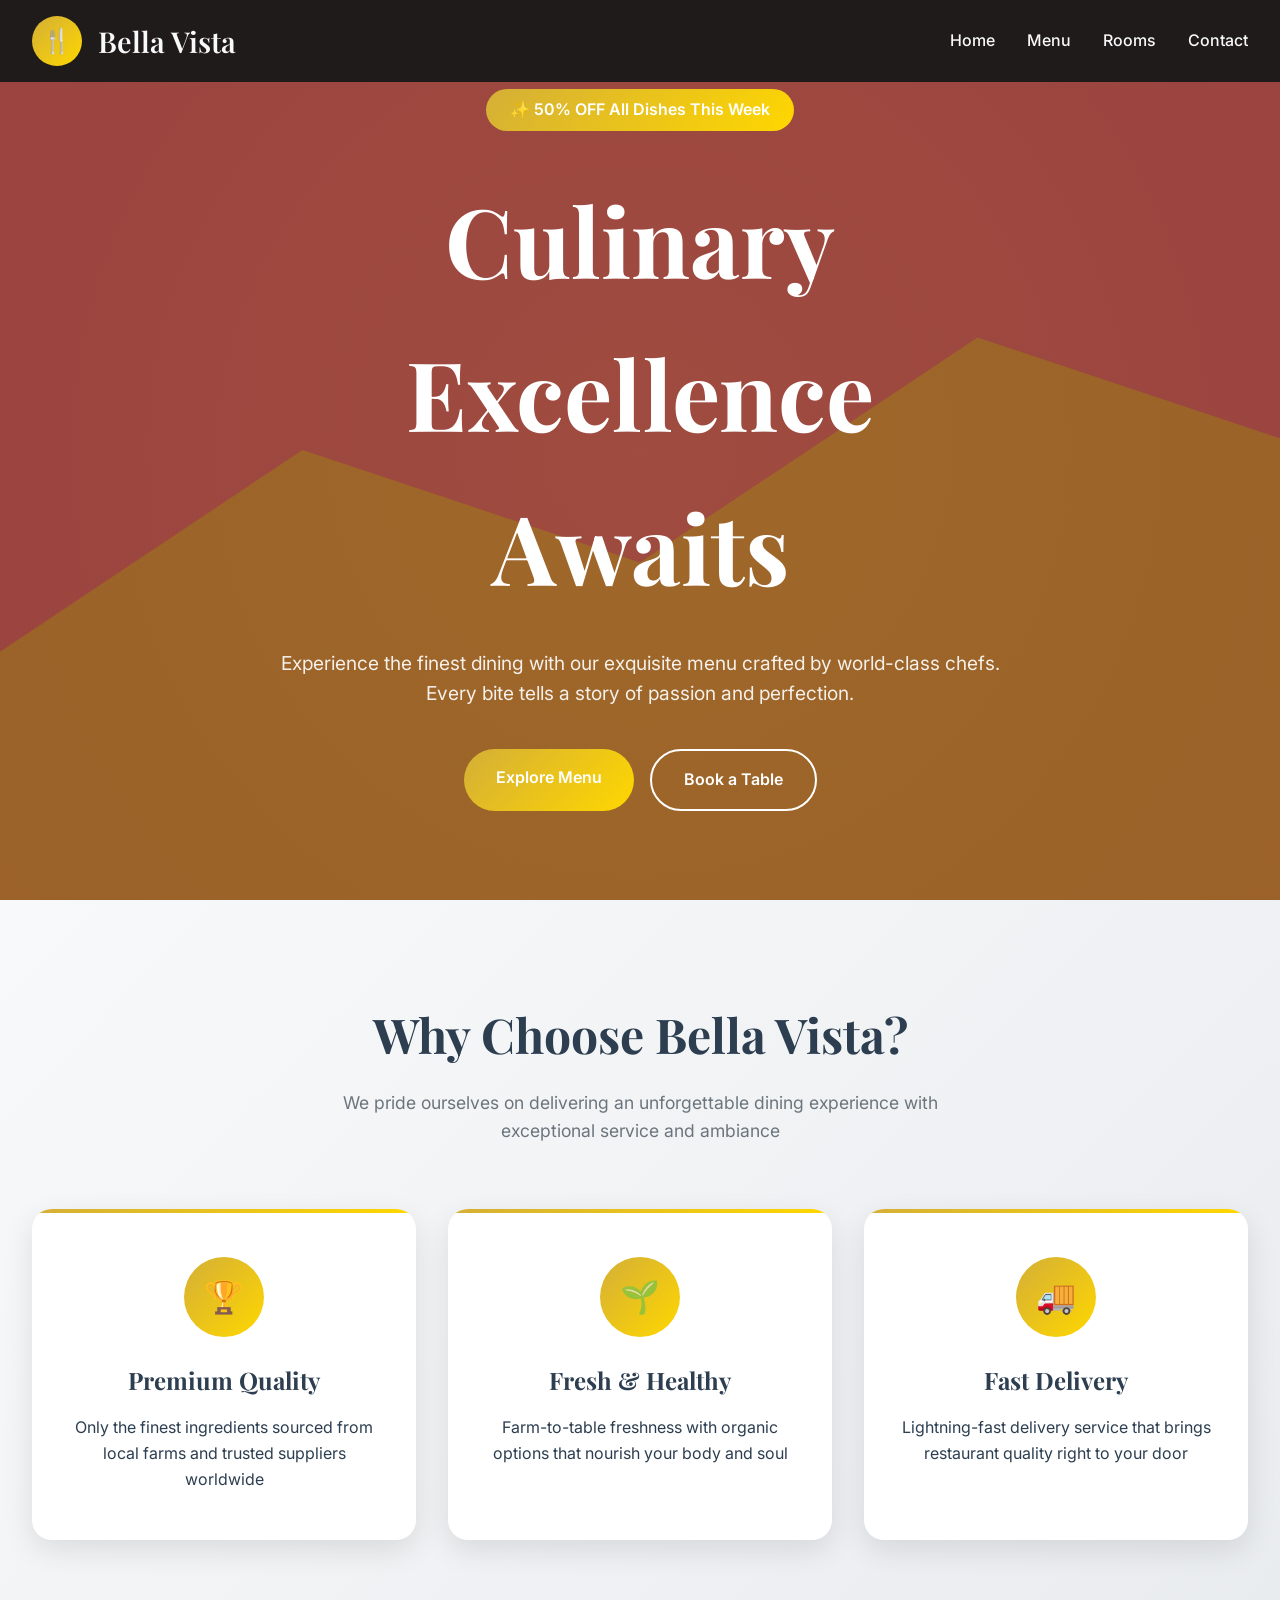
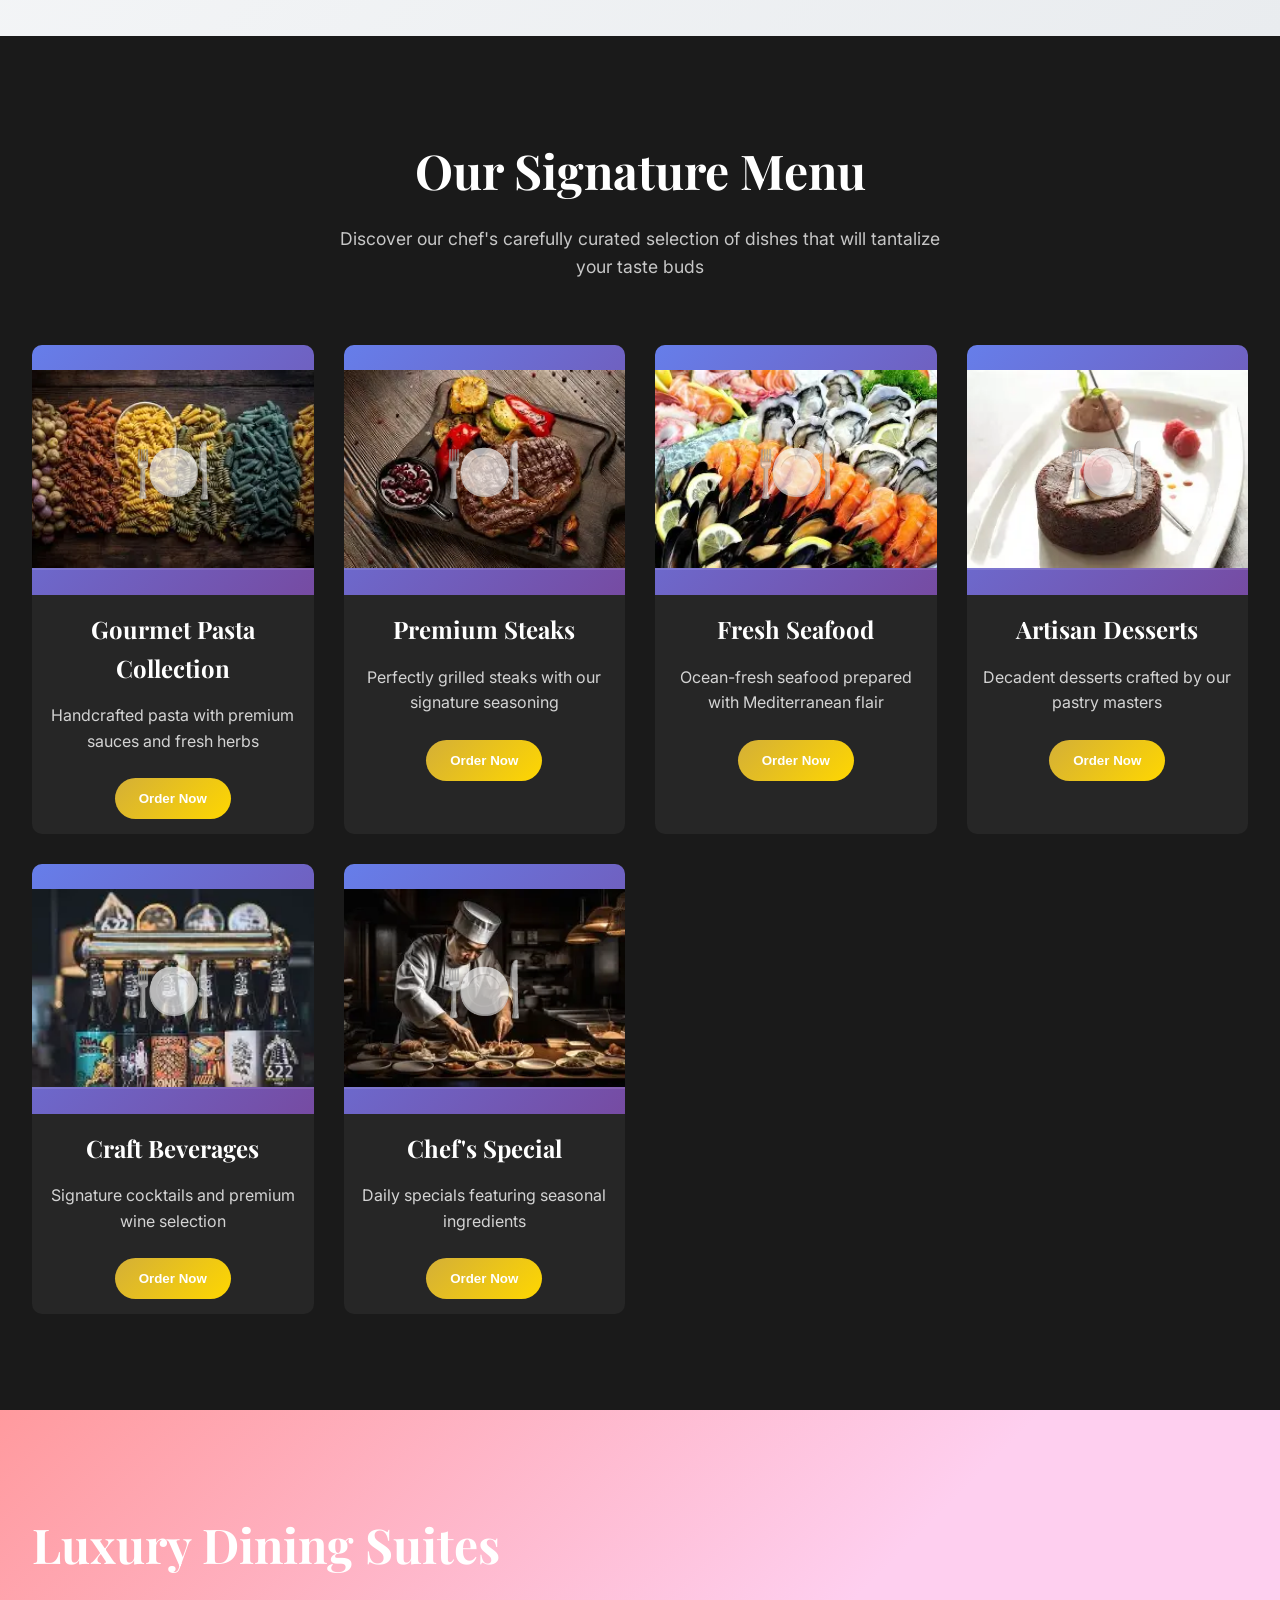
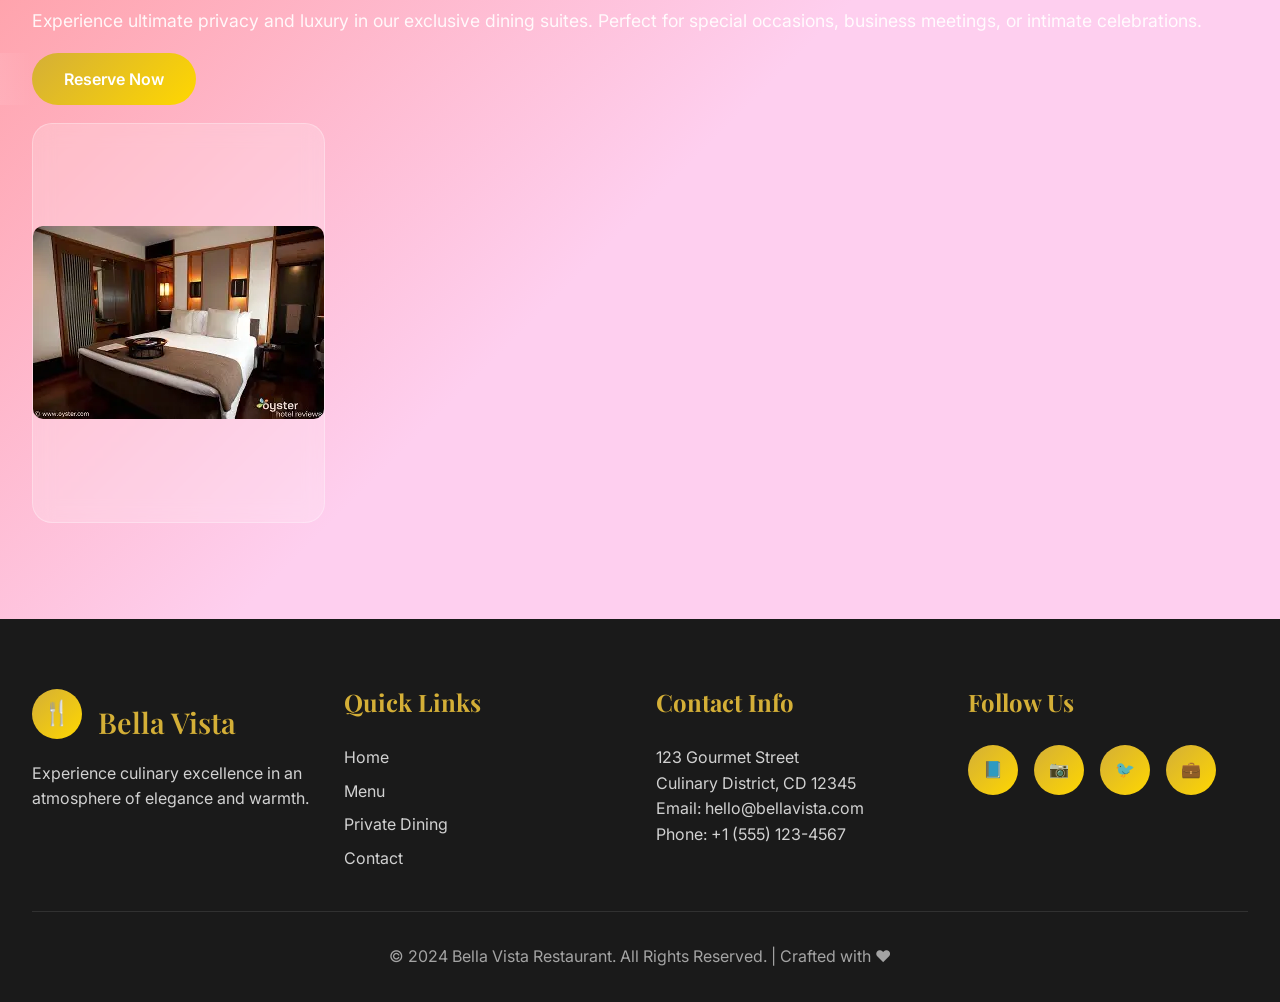
<file: index.html>
<!DOCTYPE html>
<html lang="en">
<head>
    <meta charset="utf-8">
    <meta http-equiv="X-UA-Compatible" content="IE=edge">
    <title>Bella Vista Restaurant</title>
    <meta name="description" content="Experience culinary excellence at Bella Vista - where every meal is a masterpiece">
    <meta name="viewport" content="width=device-width, initial-scale=1">

    <!-- Google Fonts -->
    <link rel="preconnect" href="https://fonts.googleapis.com">
    <link rel="preconnect" href="https://fonts.gstatic.com" crossorigin>
    <link href="https://fonts.googleapis.com/css2?family=Playfair+Display:wght@400;500;600;700&family=Inter:wght@300;400;500;600&display=swap" rel="stylesheet">
<link rel="stylesheet" href="https://cdnjs.cloudflare.com/ajax/libs/font-awesome/6.0.0-beta3/css/all.min.css">
    <link rel="stylesheet" href="/css/style.css">
    <style>

    </style>
</head>

<body>
    <!-- Navigation -->
    <header>
        <nav>
            <div class="nav-container">
                <div class="logo">
                    <div class="logo-icon">🍴</div>
                    <h1>Bella Vista</h1>
                </div>
                <ul class="nav-menu">
                    <li><a href="#home">Home</a></li>
                    <li><a href="#menu">Menu</a></li>
                    <li><a href="#rooms">Rooms</a></li>
                    <li><a href="#contact">Contact</a></li>
                </ul>
            </div>
        </nav>
    </header>

    <!-- Hero Section -->
    <section class="hero" id="home">
        <div class="hero-content">
            <div class="hero-badge">✨ 50% OFF All Dishes This Week</div>
            <h1>Culinary Excellence Awaits</h1>
            <p>Experience the finest dining with our exquisite menu crafted by world-class chefs. Every bite tells a story of passion and perfection.</p>
            <div class="cta-buttons">
                <a href="#menu" class="btn btn-primary">Explore Menu</a>
                <a href="#rooms" class="btn btn-secondary">Book a Table</a>
            </div>
        </div>
    </section>

    <!-- Features Section -->
    <section class="features">
        <div class="container">
            <div class="section-title animate-on-scroll">
                <h2>Why Choose Bella Vista?</h2>
                <p>We pride ourselves on delivering an unforgettable dining experience with exceptional service and ambiance</p>
            </div>

            <div class="features-grid">
                <div class="feature-card animate-on-scroll">
                    <div class="feature-icon">🏆</div>
                    <h3>Premium Quality</h3>
                    <p>Only the finest ingredients sourced from local farms and trusted suppliers worldwide</p>
                </div>

                <div class="feature-card animate-on-scroll">
                    <div class="feature-icon">🌱</div>
                    <h3>Fresh & Healthy</h3>
                    <p>Farm-to-table freshness with organic options that nourish your body and soul</p>
                </div>

                <div class="feature-card animate-on-scroll">
                    <div class="feature-icon">🚚</div>
                    <h3>Fast Delivery</h3>
                    <p>Lightning-fast delivery service that brings restaurant quality right to your door</p>
                </div>
            </div>
        </div>
    </section>





    <!-- Menu Section -->
<section class="menu" id="menu">
    <div class="container">
        <div class="section-title animate-on-scroll">
            <h2 style="color: white;">Our Signature Menu</h2>
            <p style="color: rgba(243, 243, 243, 0.8);">Discover our chef's carefully curated selection of dishes that will tantalize your taste buds</p>
        </div>

        <div class="menu-grid">
            <div class="menu-item animate-on-scroll">
                <div class="menu-image">
                    <img src="/image/1img.webp" alt="Gourmet Pasta">
                </div>
                <div class="menu-content">
                    <h3>Gourmet Pasta Collection</h3>
                    <p>Handcrafted pasta with premium sauces and fresh herbs</p>
                    <button class="order-btn">Order Now</button>
                </div>
            </div>

            <div class="menu-item animate-on-scroll">
                <div class="menu-image">
                    <img src="/image/OIP.webp" alt="Premium Steaks">
                </div>
                <div class="menu-content">
                    <h3>Premium Steaks</h3>
                    <p>Perfectly grilled steaks with our signature seasoning</p>
                    <button class="order-btn">Order Now</button>
                </div>
            </div>

            <div class="menu-item animate-on-scroll">
                <div class="menu-image">
                    <img src="/image/seafood.webp" alt="Fresh Seafood">
                </div>
                <div class="menu-content">
                    <h3>Fresh Seafood</h3>
                    <p>Ocean-fresh seafood prepared with Mediterranean flair</p>
                    <button class="order-btn">Order Now</button>
                </div>
            </div>

            <div class="menu-item animate-on-scroll">
                <div class="menu-image">
                    <img src="/image/Artisan Desserts.webp" alt="Artisan Desserts">
                </div>
                <div class="menu-content">
                    <h3>Artisan Desserts</h3>
                    <p>Decadent desserts crafted by our pastry masters</p>
                    <button class="order-btn">Order Now</button>
                </div>
            </div>

            <div class="menu-item animate-on-scroll">
                <div class="menu-image">
                    <img src="/image/Craft Beverages.webp" alt="Craft Beverages">
                </div>
                <div class="menu-content">
                    <h3>Craft Beverages</h3>
                    <p>Signature cocktails and premium wine selection</p>
                    <button class="order-btn">Order Now</button>
                </div>
            </div>

            <div class="menu-item animate-on-scroll">
                <div class="menu-image">
                    <img src="/image/Chef's Special.webp" alt="Chef's Special">
                </div>
                <div class="menu-content">
                    <h3>Chef's Special</h3>
                    <p>Daily specials featuring seasonal ingredients</p>
                    <button class="order-btn">Order Now</button>
                </div>
            </div>
        </div>
    </div>
</section>
<!-- Rooms Section -->
<section class="rooms" id="rooms">
    <div class="container">
        <div class="rooms-content">
            <div class="rooms-text animate-on-scroll">
                <h2>Luxury Dining Suites</h2>
                <p>Experience ultimate privacy and luxury in our exclusive dining suites. Perfect for special occasions, business meetings, or intimate celebrations.</p>
                <a href="#contact" class="btn btn-primary">Reserve Now</a>
            </div>
            <div class="rooms-image animate-on-scroll">
                <img src="/image/room.webp" alt="Luxury Dining Suite">
            </div>
        </div>
    </div>
</section>


    <!-- Footer -->
    <footer id="contact">
        <div class="footer-content">
            <div class="footer-section">
                <div class="logo">
                    <div class="logo-icon">🍴</div>
                    <h1 style="color: var(--primary); margin-top: 1rem;">Bella Vista</h1>
                </div>
                <p style="margin-top: 1rem; color: rgba(255,255,255,0.8);">Experience culinary excellence in an atmosphere of elegance and warmth.</p>
            </div>

            <div class="footer-section">
                <h3>Quick Links</h3>
                <ul>
                    <li><a href="#home">Home</a></li>
                    <li><a href="#menu">Menu</a></li>
                    <li><a href="#rooms">Private Dining</a></li>
                    <li><a href="#contact">Contact</a></li>
                </ul>
            </div>

            <div class="footer-section">
                <h3>Contact Info</h3>
                <p style="color: rgba(255,255,255,0.8);">123 Gourmet Street<br>Culinary District, CD 12345</p>
                <p style="color: rgba(255,255,255,0.8);">Email: hello@bellavista.com</p>
                <p style="color: rgba(255,255,255,0.8);">Phone: +1 (555) 123-4567</p>
            </div>

            <div class="footer-section">
                <h3>Follow Us</h3>
                <div class="social-icons">
                    <a href="#" class="social-icon">📘</a>
                    <a href="#" class="social-icon">📷</a>
                    <a href="#" class="social-icon">🐦</a>
                    <a href="#" class="social-icon">💼</a>
                </div>
            </div>
        </div>

        <div class="footer-bottom">
            <p>&copy; 2024 Bella Vista Restaurant. All Rights Reserved. | Crafted with ❤️</p>
        </div>
    </footer>

    <script>
        // Smooth scrolling for navigation links
        document.querySelectorAll('a[href^="#"]').forEach(anchor => {
            anchor.addEventListener('click', function (e) {
                e.preventDefault();
                const target = document.querySelector(this.getAttribute('href'));
                if (target) {
                    target.scrollIntoView({
                        behavior: 'smooth',
                        block: 'start'
                    });
                }
            });
        });

        // Scroll animations
        const observerOptions = {
            threshold: 0.1,
            rootMargin: '0px 0px -50px 0px'
        };

        const observer = new IntersectionObserver((entries) => {
            entries.forEach(entry => {
                if (entry.isIntersecting) {
                    entry.target.classList.add('animated');
                }
            });
        }, observerOptions);

        // Observe all elements with animate-on-scroll class
        document.querySelectorAll('.animate-on-scroll').forEach(el => {
            observer.observe(el);
        });

        // Header background change on scroll
        window.addEventListener('scroll', () => {
            const header = document.querySelector('header');
            if (window.scrollY > 100) {
                header.style.background = 'rgba(26, 26, 26, 0.98)';
            } else {
                header.style.background = 'rgba(26, 26, 26, 0.95)';
            }
        });

        // Add interactive hover effects to buttons
        document.querySelectorAll('.btn, .order-btn').forEach(btn => {
            btn.addEventListener('mouseenter', function() {
                this.style.transform = 'translateY(-3px) scale(1.05)';
            });

            btn.addEventListener('mouseleave', function() {
                this.style.transform = 'translateY(0) scale(1)';
            });
        });

        // Add click effects
        document.querySelectorAll('.order-btn').forEach(btn => {
            btn.addEventListener('click', function() {
                // Create ripple effect
                const ripple = document.createElement('div');
                ripple.style.cssText = `
                    position: absolute;
                    border-radius: 50%;
                    background: rgba(255,255,255,0.6);
                    transform: scale(0);
                    animation: ripple 0.6s linear;
                    pointer-events: none;
                `;

                const rect = this.getBoundingClientRect();
                const size = Math.max(rect.height, rect.width);
                ripple.style.width = ripple.style.height = size + 'px';
                ripple.style.left = (rect.width / 2 - size / 2) + 'px';
                ripple.style.top = (rect.height / 2 - size / 2) + 'px';

                this.style.position = 'relative';
                this.appendChild(ripple);

                setTimeout(() => {
                    ripple.remove();
                }, 600);
            });
        });

        // Add CSS for ripple animation
        const style = document.createElement('style');
        style.textContent = `
            @keyframes ripple {
                to {
                    transform: scale(4);
                    opacity: 0;
                }
            }
        `;
        document.head.appendChild(style);
    </script>
</body>
</html>
</file>
<file: css/style.css>
* {
            margin: 0;
            padding: 0;
            box-sizing: border-box;
        }

        :root {
            --primary: #D4AF37;
            --secondary: #1a1a1a;
            --accent: #ff6b6b;
            --text-light: #f8f9fa;
            --text-dark: #2c3e50;
            --gradient: linear-gradient(135deg, #667eea 0%, #764ba2 100%);
            --gold-gradient: linear-gradient(135deg, #D4AF37 0%, #FFD700 100%);
        }

        body {
            font-family: 'Inter', sans-serif;
            line-height: 1.6;
            color: var(--text-dark);
            overflow-x: hidden;
        }

        /* Navigation */
        header {
            position: fixed;
            top: 0;
            width: 100%;
            z-index: 1000;
            background: rgba(26, 26, 26, 0.95);
            backdrop-filter: blur(20px);
            transition: all 0.3s ease;
        }

        nav {
            padding: 1rem 2rem;
            max-width: 1400px;
            margin: 0 auto;
        }

        .nav-container {
            display: flex;
            justify-content: space-between;
            align-items: center;
        }

        .logo {
            display: flex;
            align-items: center;
            gap: 1rem;
        }

        .logo-icon {
            width: 50px;
            height: 50px;
            background: var(--gold-gradient);
            border-radius: 50%;
            display: flex;
            align-items: center;
            justify-content: center;
            font-size: 1.5rem;
            color: white;
            animation: pulse 2s infinite;
        }

        @keyframes pulse {
            0%, 100% { transform: scale(1); }
            50% { transform: scale(1.1); }
        }

        .logo h1 {
            font-family: 'Playfair Display', serif;
            color: var(--text-light);
            font-size: 1.8rem;
            font-weight: 600;
        }

        .nav-menu {
            display: flex;
            list-style: none;
            gap: 2rem;
        }

        .nav-menu a {
            color: var(--text-light);
            text-decoration: none;
            font-weight: 500;
            transition: all 0.3s ease;
            position: relative;
        }

        .nav-menu a:hover {
            color: var(--primary);
            transform: translateY(-2px);
        }

        .nav-menu a::after {
            content: '';
            position: absolute;
            bottom: -5px;
            left: 0;
            width: 0;
            height: 2px;
            background: var(--primary);
            transition: width 0.3s ease;
        }

        .nav-menu a:hover::after {
            width: 100%;
        }

        /* Hero Section */
        .hero {
            height: 100vh;
            background: linear-gradient(rgba(0,0,0,0.4), rgba(0,0,0,0.4)),
                        url('data:image/svg+xml,<svg xmlns="http://www.w3.org/2000/svg" viewBox="0 0 1200 800"><rect fill="%23ff6b6b" width="1200" height="800"/><polygon fill="%23ffd93d" points="0,800 400,600 800,700 1200,500 1200,800"/><polygon fill="%23ff9f43" points="0,600 300,400 600,500 900,300 1200,400 1200,800 0,800"/></svg>');
            background-size: cover;
            background-position: center;
            display: flex;
            align-items: center;
            justify-content: center;
            text-align: center;
            position: relative;
            overflow: hidden;
        }

        .hero::before {
            content: '';
            position: absolute;
            top: -50%;
            left: -50%;
            width: 200%;
            height: 200%;
            background: radial-gradient(circle, rgba(212,175,55,0.1) 0%, transparent 70%);
            animation: rotate 20s linear infinite;
        }

        @keyframes rotate {
            0% { transform: rotate(0deg); }
            100% { transform: rotate(360deg); }
        }

        .hero-content {
            z-index: 2;
            max-width: 800px;
            padding: 2rem;
        }

        .hero-badge {
            display: inline-block;
            background: var(--gold-gradient);
            color: white;
            padding: 0.5rem 1.5rem;
            border-radius: 50px;
            font-weight: 600;
            margin-bottom: 2rem;
            animation: fadeInUp 1s ease 0.5s both;
        }

        .hero h1 {
            font-family: 'Playfair Display', serif;
            font-size: clamp(3rem, 8vw, 6rem);
            color: white;
            margin-bottom: 1.5rem;
            animation: fadeInUp 1s ease 0.7s both;
        }

        .hero p {
            font-size: 1.2rem;
            color: rgba(255,255,255,0.9);
            margin-bottom: 2.5rem;
            animation: fadeInUp 1s ease 0.9s both;
        }

        @keyframes fadeInUp {
            from {
                opacity: 0;
                transform: translateY(30px);
            }
            to {
                opacity: 1;
                transform: translateY(0);
            }
        }

        .cta-buttons {
            display: flex;
            gap: 1rem;
            justify-content: center;
            flex-wrap: wrap;
            animation: fadeInUp 1s ease 1.1s both;
        }

        .btn {
            padding: 1rem 2rem;
            border: none;
            border-radius: 50px;
            font-weight: 600;
            text-decoration: none;
            transition: all 0.3s ease;
            cursor: pointer;
            position: relative;
            overflow: hidden;
        }

        .btn-primary {
            background: var(--gold-gradient);
            color: white;
        }

        .btn-secondary {
            background: transparent;
            color: white;
            border: 2px solid white;
        }

        .btn:hover {
            transform: translateY(-3px);
            box-shadow: 0 10px 25px rgba(0,0,0,0.3);
        }

        .btn::before {
            content: '';
            position: absolute;
            top: 0;
            left: -100%;
            width: 100%;
            height: 100%;
            background: linear-gradient(90deg, transparent, rgba(255,255,255,0.2), transparent);
            transition: left 0.5s ease;
        }

        .btn:hover::before {
            left: 100%;
        }

        /* Features Section */
        .features {
            padding: 6rem 2rem;
            background: linear-gradient(135deg, #f8f9fa 0%, #e9ecef 100%);
        }

        .container {
            max-width: 1400px;
            margin: 0 auto;
        }

        .section-title {
            text-align: center;
            margin-bottom: 4rem;
        }

        .section-title h2 {
            font-family: 'Playfair Display', serif;
            font-size: 3rem;
            color: var(--text-dark);
            margin-bottom: 1rem;
        }

        .section-title p {
            font-size: 1.1rem;
            color: #6c757d;
            max-width: 600px;
            margin: 0 auto;
        }

        .features-grid {
            display: grid;
            grid-template-columns: repeat(auto-fit, minmax(300px, 1fr));
            gap: 2rem;
            margin-top: 4rem;
        }

        .feature-card {
            background: white;
            padding: 3rem 2rem;
            border-radius: 20px;
            text-align: center;
            box-shadow: 0 10px 30px rgba(0,0,0,0.1);
            transition: all 0.3s ease;
            position: relative;
            overflow: hidden;
        }

        .feature-card::before {
            content: '';
            position: absolute;
            top: 0;
            left: 0;
            width: 100%;
            height: 4px;
            background: var(--gold-gradient);
        }

        .feature-card:hover {
            transform: translateY(-10px);
            box-shadow: 0 20px 40px rgba(0,0,0,0.15);
        }

        .feature-icon {
            width: 80px;
            height: 80px;
            background: var(--gold-gradient);
            border-radius: 50%;
            margin: 0 auto 1.5rem;
            display: flex;
            align-items: center;
            justify-content: center;
            font-size: 2rem;
            color: white;
        }

        .feature-card h3 {
            font-family: 'Playfair Display', serif;
            font-size: 1.5rem;
            margin-bottom: 1rem;
            color: var(--text-dark);
        }

        /* Menu Section */
        .menu {
            padding: 6rem 2rem;
            background: var(--secondary);
            color: white;
        }

        .menu-grid {
            display: grid;
            grid-template-columns: repeat(auto-fit, minmax(350px, 1fr));
            gap: 2rem;
            margin-top: 4rem;
        }

        .menu-item {
            background: rgba(255,255,255,0.05);
            border-radius: 20px;
            overflow: hidden;
            transition: all 0.3s ease;
            position: relative;
        }

        .menu-item::before {
            content: '';
            position: absolute;
            top: 0;
            left: 0;
            right: 0;
            bottom: 0;
            background: var(--gold-gradient);
            opacity: 0;
            transition: opacity 0.3s ease;
        }

        .menu-item:hover::before {
            opacity: 0.1;
        }

        .menu-item:hover {
            transform: scale(1.02);
        }

        .menu-image {
            height: 250px;
            background: var(--gradient);
            display: flex;
            align-items: center;
            justify-content: center;
            font-size: 4rem;
            color: white;
            position: relative;
            overflow: hidden;
        }

        .menu-image::after {
            content: '🍽️';
            position: absolute;
            top: 50%;
            left: 50%;
            transform: translate(-50%, -50%);
            opacity: 0.7;
        }

        .menu-content {
            padding: 2rem;
            position: relative;
            z-index: 2;
        }

        .menu-content h3 {
            font-family: 'Playfair Display', serif;
            font-size: 1.5rem;
            margin-bottom: 1rem;
        }

        .menu-content p {
            color: rgba(255,255,255,0.8);
            margin-bottom: 1.5rem;
        }

        .order-btn {
            background: var(--gold-gradient);
            color: white;
            border: none;
            padding: 0.8rem 1.5rem;
            border-radius: 25px;
            font-weight: 600;
            cursor: pointer;
            transition: all 0.3s ease;
        }

        .order-btn:hover {
            transform: translateY(-2px);
            box-shadow: 0 5px 15px rgba(212,175,55,0.4);
        }

        /* Rooms Section */
        .rooms {
            padding: 6rem 2rem;
            background: linear-gradient(135deg, #ff9a9e 0%, #fecfef 50%, #fecfef 100%);
        }

        .rooms-content {
            display: grid;
            grid-template-columns: 1fr 1fr;
            gap: 4rem;
            align-items: center;
        }

        .rooms-text h2 {
            font-family: 'Playfair Display', serif;
            font-size: 3rem;
            color: white;
            margin-bottom: 1.5rem;
        }

        .rooms-text p {
            font-size: 1.1rem;
            color: rgba(255,255,255,0.9);
            margin-bottom: 2rem;
        }

        .rooms-image {
            height: 400px;
            background: rgba(255,255,255,0.2);
            border-radius: 20px;
            display: flex;
            align-items: center;
            justify-content: center;
            font-size: 6rem;
            color: white;
            backdrop-filter: blur(10px);
            border: 1px solid rgba(255,255,255,0.3);
        }

        /* Footer */
        footer {
            background: var(--secondary);
            color: white;
            padding: 4rem 2rem 2rem;
        }

        .footer-content {
            max-width: 1400px;
            margin: 0 auto;
            display: grid;
            grid-template-columns: repeat(auto-fit, minmax(250px, 1fr));
            gap: 2rem;
        }

        .footer-section h3 {
            font-family: 'Playfair Display', serif;
            font-size: 1.5rem;
            margin-bottom: 1.5rem;
            color: var(--primary);
        }

        .footer-section ul {
            list-style: none;
        }

        .footer-section ul li {
            margin-bottom: 0.5rem;
        }

        .footer-section a {
            color: rgba(255,255,255,0.8);
            text-decoration: none;
            transition: color 0.3s ease;
        }

        .footer-section a:hover {
            color: var(--primary);
        }

        .social-icons {
            display: flex;
            gap: 1rem;
        }

        .social-icon {
            width: 50px;
            height: 50px;
            background: var(--gold-gradient);
            border-radius: 50%;
            display: flex;
            align-items: center;
            justify-content: center;
            color: white;
            text-decoration: none;
            transition: all 0.3s ease;
        }

        .social-icon:hover {
            transform: translateY(-3px);
            box-shadow: 0 10px 20px rgba(212,175,55,0.3);
        }

        .footer-bottom {
            text-align: center;
            margin-top: 2rem;
            padding-top: 2rem;
            border-top: 1px solid rgba(255,255,255,0.1);
            color: rgba(255,255,255,0.6);
        }

        /* Responsive Design */
        @media (max-width: 768px) {
            .nav-menu {
                display: none;
            }

            .hero h1 {
                font-size: 2.5rem;
            }

            .cta-buttons {
                flex-direction: column;
                align-items: center;
            }

            .rooms-content {
                grid-template-columns: 1fr;
                text-align: center;
            }

            .section-title h2 {
                font-size: 2rem;
            }
        }

        /* Animations */
        .animate-on-scroll {
            opacity: 0;
            transform: translateY(30px);
            transition: all 0.6s ease;
        }

        .animate-on-scroll.animated {
            opacity: 1;
            transform: translateY(0);
        }
.menu-grid {
    display: grid;
    grid-template-columns: repeat(auto-fit, minmax(250px, 1fr));
    gap: 30px;
}

.menu-item {
    background-color: rgba(255, 255, 255, 0.05);
    border-radius: 10px;
    overflow: hidden;
    transition: transform 0.3s;
}

.menu-item:hover {
    transform: translateY(-5px);
}

.menu-image img {
    width: 100%;
    height: 200px;
    object-fit: cover;
    display: block;
    border-bottom: 2px solid rgba(255, 255, 255, 0.1);
}

.menu-content {
    padding: 15px;
    text-align: center;
}

.rooms-content {
    display: flex;
    flex-wrap: wrap;
    align-items: center;
    justify-content: space-between;
    gap: 30px;
}

.rooms-image img {
    max-width: 100%;
    height: auto;
    border-radius: 10px;
    object-fit: cover;
}
</file>
